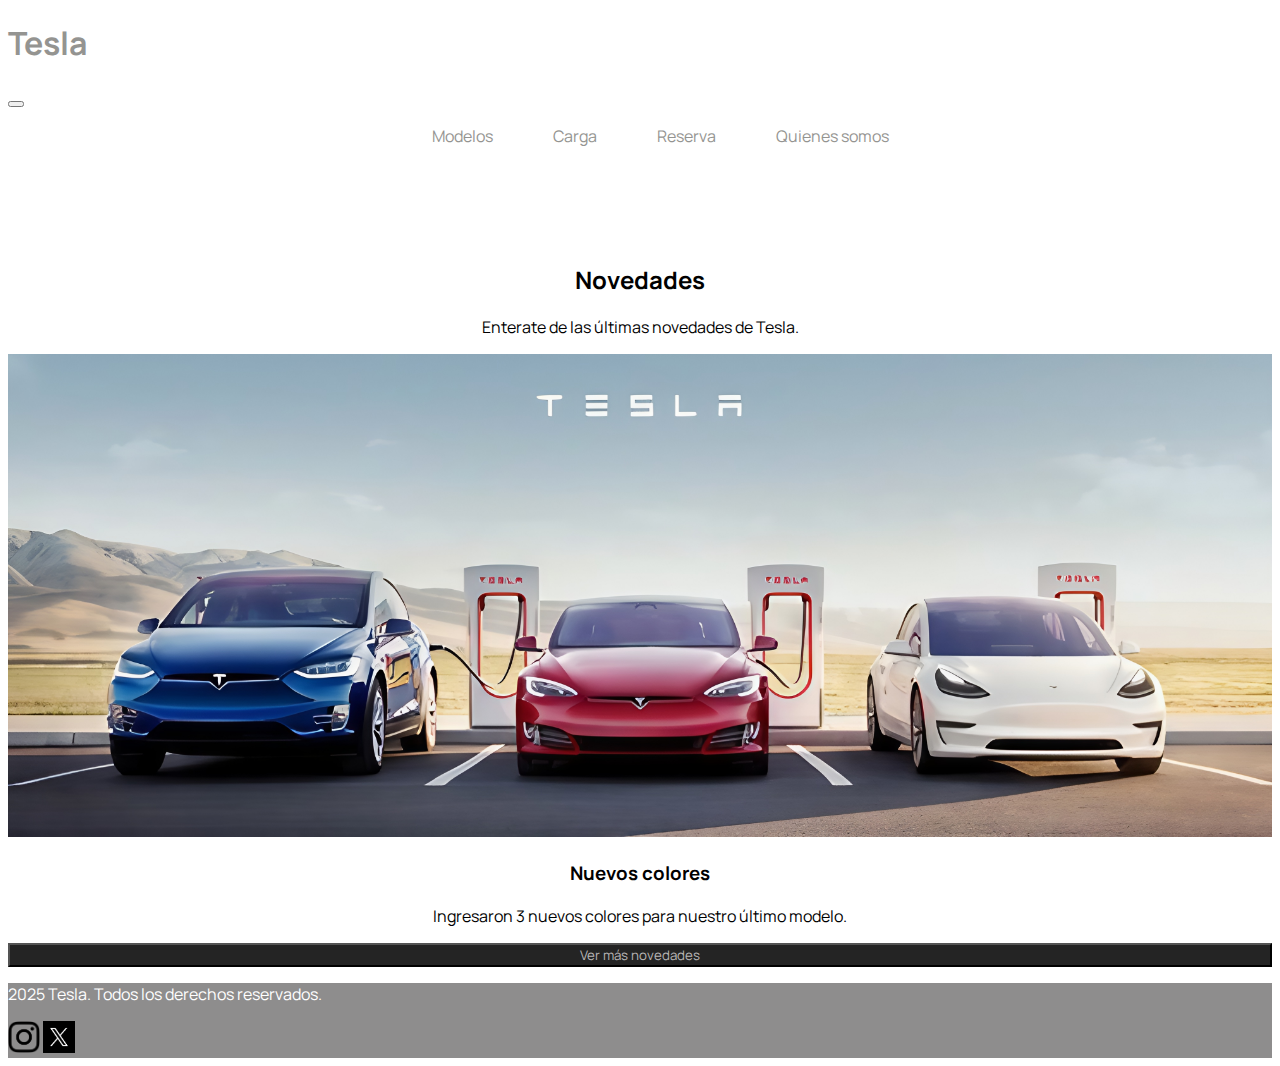
<file: index.html>
<!DOCTYPE html>
<html lang="en">
<head>
    <meta charset="UTF-8">
    <meta name="viewport" content="width=device-width, initial-scale=1.0">
    <link rel="stylesheet" href="./css/estilos.css">
    <title>Tesla</title>
    <link href="https://cdn.jsdelivr.net/npm/bootstrap@5.3.7/dist/css/bootstrap.min.css" rel="stylesheet" integrity="sha384-LN+7fdVzj6u52u30Kp6M/trliBMCMKTyK833zpbD+pXdCLuTusPj697FH4R/5mcr" crossorigin="anonymous">
    <link rel="preconnect" href="https://fonts.googleapis.com">
<link rel="preconnect" href="https://fonts.gstatic.com" crossorigin>
<link href="https://fonts.googleapis.com/css2?family=Manrope:wght@200..800&display=swap" rel="stylesheet">
</head>
<body>
    <header class="index-header">

<nav class="navbar navbar-expand-lg bg-body-tertiary w-100 fixed-top">
  <div class="container-fluid">
    <a class="navbar-brand" href="./index.html"> <h1 class="index-h1 fs-3">Tesla</h1></a>
    <button class="navbar-toggler" type="button" data-bs-toggle="collapse" data-bs-target="#navbarNav" aria-controls="navbarNav" aria-expanded="false" aria-label="Toggle navigation">
      <span class="navbar-toggler-icon"></span>
    </button>
    <div class="collapse navbar-collapse" id="navbarNav">
      <ul class="navbar-nav">
        <li class="nav-item">
          <a class="nav-link fw-semibold" href="./html/modelos.html">Modelos</a>
        </li>
        <li class="nav-item">
          <a class="nav-link fw-semibold" href="./html/carga.html">Carga</a>
        </li>
        <li class="nav-item">
           <a class="nav-link fw-semibold" href="./html/reserva.html">Reserva</a>   
        </li>
        <li class="nav-item">
           <a class="nav-link fw-semibold" href="./html/quienes_somos.html">Quienes somos</a>   
        </li>
          </ul>
    </div>
  </div>
</nav>

    </header>
    <main>
        <h2>Novedades</h2>
        <p>Enterate de las últimas novedades de Tesla.</p>
        <section class="novedades">
<img src="./img/banner.jpeg" alt="Banner con tres autos Tesla">
<h3>Nuevos colores</h3>
<p> Ingresaron 3 nuevos colores para nuestro último modelo. </p>
<button>Ver más novedades</button>
</section>
</main>
<footer>
    <p>2025 Tesla. Todos los derechos reservados.</p>
    <img src="./img/logo-instagram.png" alt="Logo de Instagram">
    <img src="./img/logo-x.jpg" alt="Logo de X/Twitter">
</footer>


<script src="https://cdn.jsdelivr.net/npm/bootstrap@5.3.7/dist/js/bootstrap.bundle.min.js" integrity="sha384-ndDqU0Gzau9qJ1lfW4pNLlhNTkCfHzAVBReH9diLvGRem5+R9g2FzA8ZGN954O5Q" crossorigin="anonymous"></script>
</body>
</html>
</file>
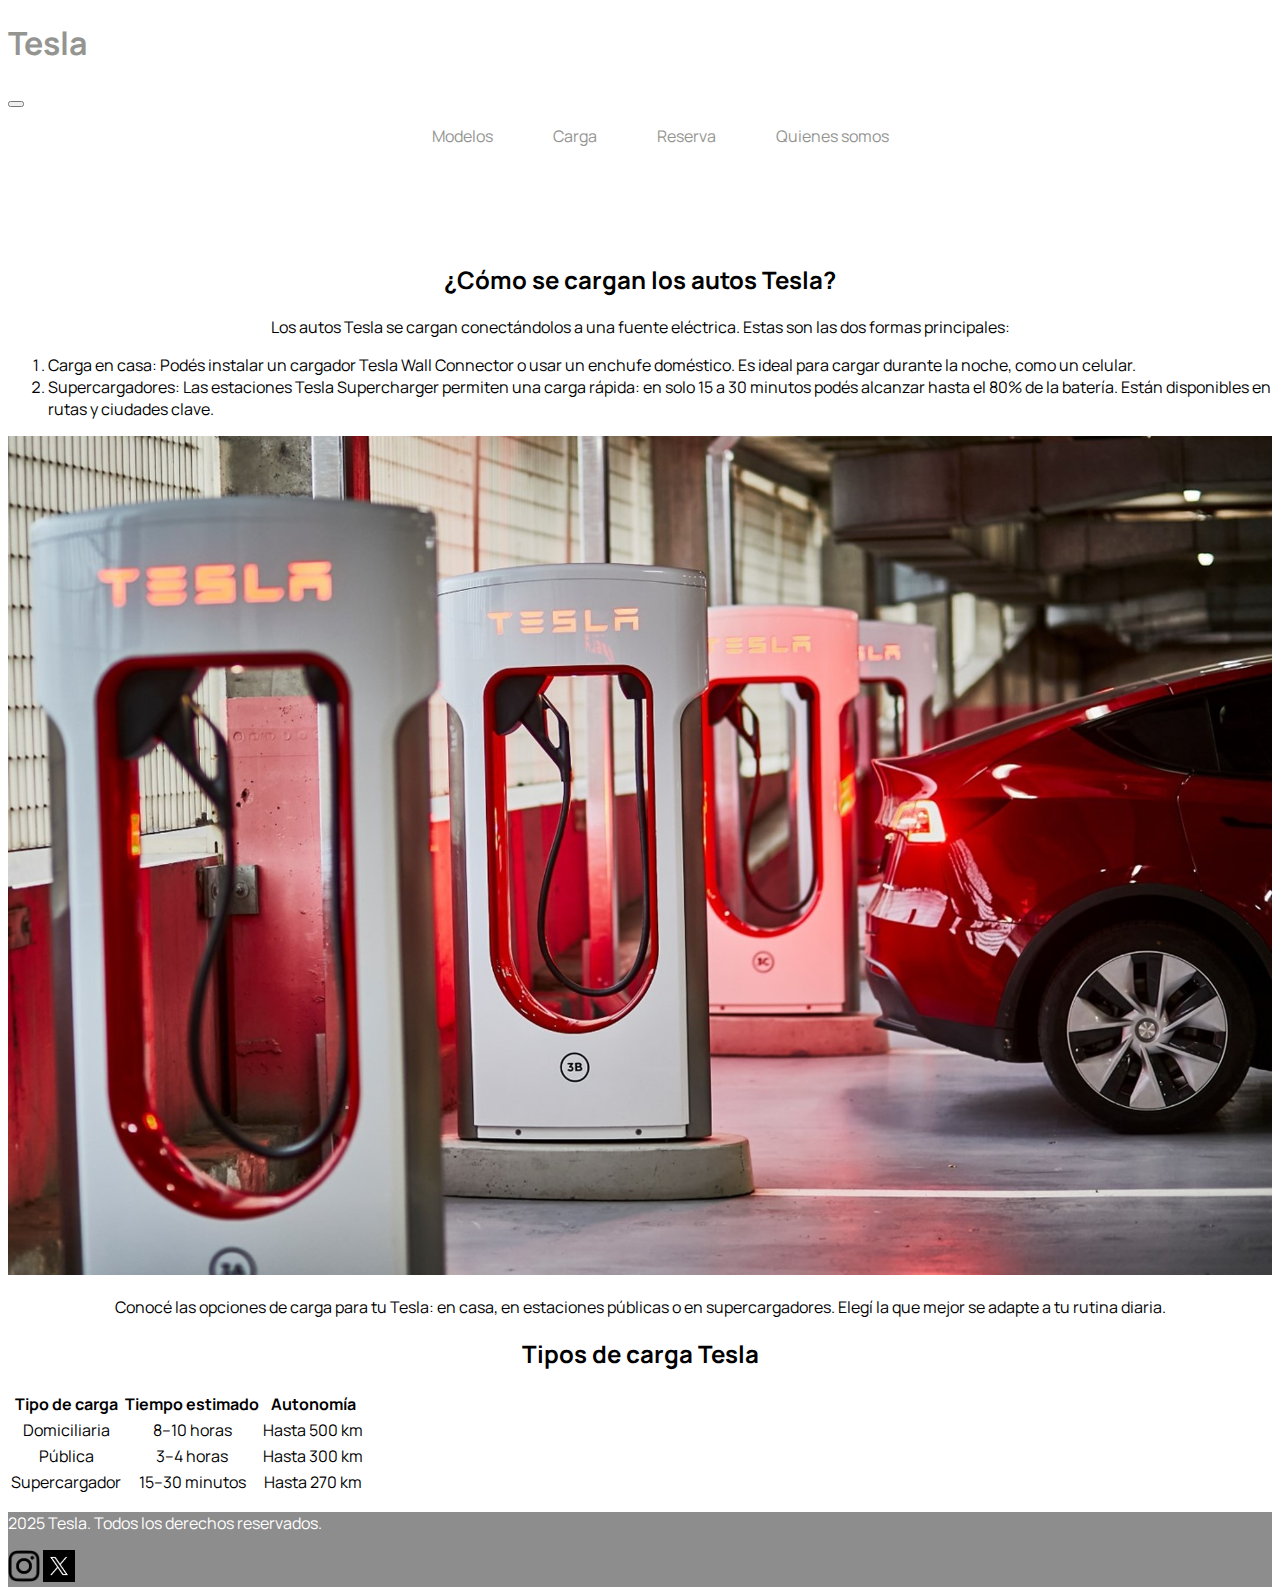
<file: html/carga.html>
<!DOCTYPE html>
<html lang="es">
<head>
    <meta charset="UTF-8">
    <meta name="viewport" content="width=device-width, initial-scale=1.0">
    <link rel="stylesheet" href="../css/estilos.css">
    <title>Carga de autos Tesla | Tipos de cargadores y tiempos</title>
  <meta name="description" content="Guía de carga para Tesla: cargador domiciliario, estaciones públicas y tiempos estimados. Consejos para optimizar tu recarga diaria.">
        <link href="https://cdn.jsdelivr.net/npm/bootstrap@5.3.7/dist/css/bootstrap.min.css" rel="stylesheet" integrity="sha384-LN+7fdVzj6u52u30Kp6M/trliBMCMKTyK833zpbD+pXdCLuTusPj697FH4R/5mcr" crossorigin="anonymous">
    <link rel="preconnect" href="https://fonts.googleapis.com">
<link rel="preconnect" href="https://fonts.gstatic.com" crossorigin>
<link href="https://fonts.googleapis.com/css2?family=Manrope:wght@200..800&display=swap" rel="stylesheet"></head>
<body>
    <header>
<nav aria-label="Navegación principal" class="navbar navbar-expand-lg bg-body-tertiary w-100 fixed-top">
  <div class="container-fluid">
    <a class="navbar-brand" href="../index.html"> <h1 class="index-h1 fs-3">Tesla</h1></a>
    <button class="navbar-toggler" type="button" data-bs-toggle="collapse" data-bs-target="#navbarNav" aria-controls="navbarNav" aria-expanded="false" aria-label="Toggle navigation">
      <span class="navbar-toggler-icon"></span>
    </button>
    <div class="collapse navbar-collapse" id="navbarNav">
      <ul class="navbar-nav">
        <li class="nav-item">
          <a class="nav-link fw-semibold" href="../html/modelos.html">Modelos</a>
        </li>
        <li class="nav-item">
          <a class="nav-link fw-semibold" href="../html/carga.html">Carga</a>
        </li>
        <li class="nav-item">
           <a class="nav-link fw-semibold" href="../html/reserva.html">Reserva</a>   
        </li>
        <li class="nav-item">
           <a class="nav-link fw-semibold" href="../html/quienes_somos.html">Quienes somos</a>   
        </li>
          </ul>
    </div>
  </div>
</nav>
    </header>

    <main>
        <h2>¿Cómo se cargan los autos Tesla?</h2>
  <p>Los autos Tesla se cargan conectándolos a una fuente eléctrica. Estas son las dos formas principales:</p>

  <ol>
    <li class="no-centrar">
      Carga en casa: Podés instalar un cargador Tesla Wall Connector o usar un enchufe doméstico. Es ideal para cargar durante la noche, como un celular.
    </li>
    <li class="no-centrar">
    Supercargadores: Las estaciones Tesla Supercharger permiten una carga rápida: en solo 15 a 30 minutos podés alcanzar hasta el 80% de la batería. Están disponibles en rutas y ciudades clave.
    </li>
  </ol>
  <img class="cargador-img" src="../img/cargador.jpg" alt="Cargador de Tesla">


<!-- Intro corta -->
<p>Conocé las opciones de carga para tu Tesla: en casa, en estaciones públicas o en supercargadores. Elegí la que mejor se adapte a tu rutina diaria.</p>

<h2>Tipos de carga Tesla</h2>

<!-- Contenedor con scroll horizontal en móvil -->
<div class="tabla-carga">
  <table class="tabla-carga__table" aria-label="Comparativa de tipos de carga">
    <tr>
      <th scope="col">Tipo de carga</th>
      <th scope="col">Tiempo estimado</th>
      <th scope="col">Autonomía</th>
    </tr>
    <tr>
      <td>Domiciliaria</td>
      <td>8–10 horas</td>
      <td>Hasta 500 km</td>
    </tr>
    <tr>
      <td>Pública</td>
      <td>3–4 horas</td>
      <td>Hasta 300 km</td>
    </tr>
    <tr>
      <td>Supercargador</td>
      <td>15–30 minutos</td>
      <td>Hasta 270 km</td>
    </tr>
  </table>
</div>
    </main>


<footer>
    <p>2025 Tesla. Todos los derechos reservados.</p>
    <img src="../img/logo-instagram.png" alt="Logo de Instagram">
    <img src="../img/logo-x.jpg" alt="Logo de X/Twitter">
</footer>

<script src="https://cdn.jsdelivr.net/npm/bootstrap@5.3.7/dist/js/bootstrap.bundle.min.js" integrity="sha384-ndDqU0Gzau9qJ1lfW4pNLlhNTkCfHzAVBReH9diLvGRem5+R9g2FzA8ZGN954O5Q" crossorigin="anonymous" defer></script defer>
</body>
</html>
</file>
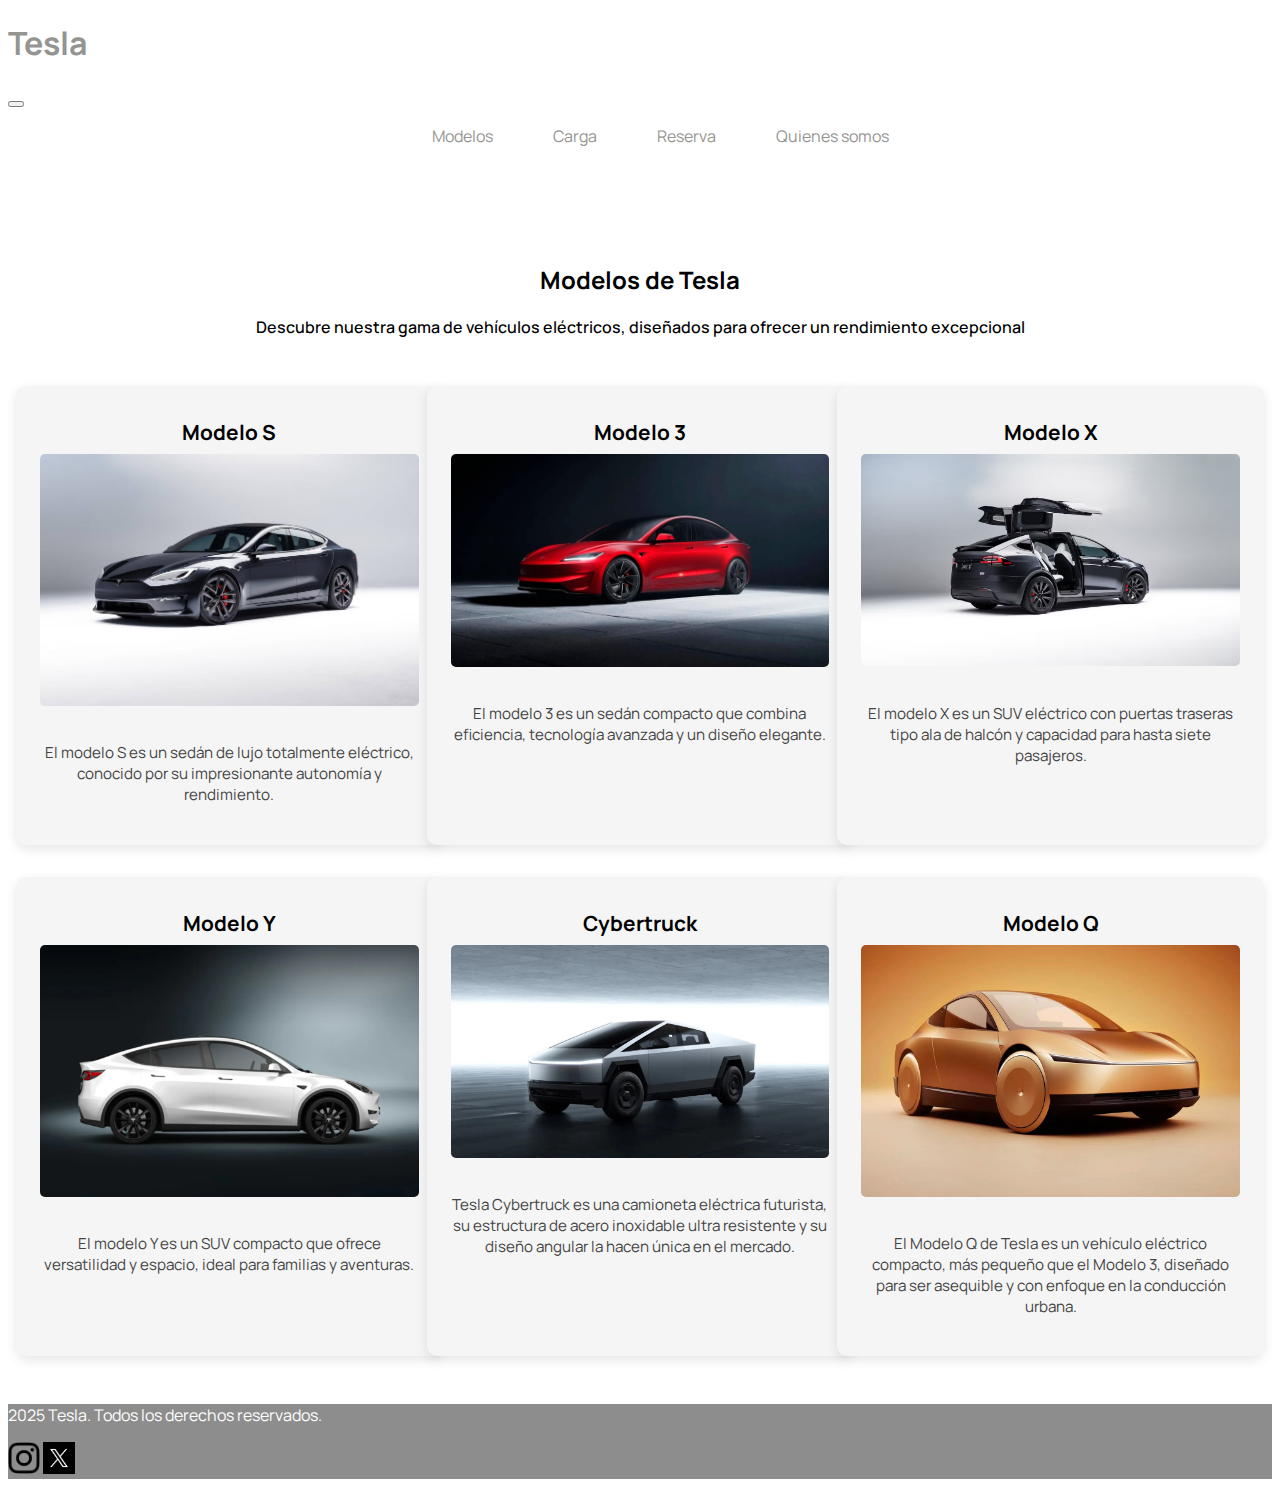
<file: html/modelos.html>
<!DOCTYPE html>
<html lang="es">
<head>
    <meta charset="UTF-8">
    <meta name="viewport" content="width=device-width, initial-scale=1.0">
    <link rel="stylesheet" href="../css/estilos.css">
    <title>Modelos Tesla | S, 3, X, Y y Cybertruck</title>
  <meta name="description" content="Compará los modelos Tesla S, 3, X, Y y Cybertruck: autonomía, performance y equipamiento. Elegí el eléctrico ideal para vos.">
        <link href="https://cdn.jsdelivr.net/npm/bootstrap@5.3.7/dist/css/bootstrap.min.css" rel="stylesheet" integrity="sha384-LN+7fdVzj6u52u30Kp6M/trliBMCMKTyK833zpbD+pXdCLuTusPj697FH4R/5mcr" crossorigin="anonymous">
    <link rel="preconnect" href="https://fonts.googleapis.com">
<link rel="preconnect" href="https://fonts.gstatic.com" crossorigin>
<link href="https://fonts.googleapis.com/css2?family=Manrope:wght@200..800&display=swap" rel="stylesheet"></head>
<body>
    <header>
<nav aria-label="Navegación principal" class="navbar navbar-expand-lg bg-body-tertiary w-100 fixed-top">
  <div class="container-fluid">
    <a class="navbar-brand" href="../index.html"> <h1 class="index-h1 fs-3">Tesla</h1></a>
    <button class="navbar-toggler" type="button" data-bs-toggle="collapse" data-bs-target="#navbarNav" aria-controls="navbarNav" aria-expanded="false" aria-label="Toggle navigation">
      <span class="navbar-toggler-icon"></span>
    </button>
    <div class="collapse navbar-collapse" id="navbarNav">
      <ul class="navbar-nav">
        <li class="nav-item">
          <a class="nav-link fw-semibold" href="../html/modelos.html">Modelos</a>
        </li>
        <li class="nav-item">
          <a class="nav-link fw-semibold" href="../html/carga.html">Carga</a>
        </li>
        <li class="nav-item">
           <a class="nav-link fw-semibold" href="../html/reserva.html">Reserva</a>   
        </li>
        <li class="nav-item">
           <a class="nav-link fw-semibold" href="../html/quienes_somos.html">Quienes somos</a>   
        </li>
          </ul>
    </div>
  </div>
</nav>
    </header>
    <main>
        <h2>Modelos de Tesla</h2>
        <p class="letra-gruesa">Descubre nuestra gama de vehículos eléctricos, diseñados para ofrecer un rendimiento excepcional </p>

 <section class="modelos">
  <article class="modelo-s">
    <h3>Modelo S</h3>
    <img src="../img/tesla_modeloS.jpg" alt="Tesla Modelo S">
    <p>El modelo S es un sedán de lujo totalmente eléctrico, conocido por su impresionante autonomía y rendimiento.</p>
  </article>

  <article class="modelo-3">
    <h3>Modelo 3</h3>
    <img src="../img/tesla_modelo3.jpg" alt="Tesla Modelo 3">
    <p>El modelo 3 es un sedán compacto que combina eficiencia, tecnología avanzada y un diseño elegante.</p>
  </article>

  <article class="modelo-x">
    <h3>Modelo X</h3>
    <img src="../img/tesla_modeloX.jpg" alt="Tesla Modelo X">
    <p>El modelo X es un SUV eléctrico con puertas traseras tipo ala de halcón y capacidad para hasta siete pasajeros.</p>
  </article>

  <article class="modelo-y">
    <h3>Modelo Y</h3>
    <img src="../img/tesla_modeloY.jpg" alt="Tesla Modelo Y">
    <p>El modelo Y es un SUV compacto que ofrece versatilidad y espacio, ideal para familias y aventuras.</p>
  </article>

  <article class="cybertruck">
    <h3>Cybertruck</h3>
    <img src="../img/Cybertruck.jpg" alt="Tesla Cybertruck">
    <p>Tesla Cybertruck es una camioneta eléctrica futurista, su estructura de acero inoxidable ultra resistente y su diseño angular la hacen única en el mercado.</p>
  </article>

   <article class="modelo-q">
    <h3>Modelo Q</h3>
    <img src="../img/TESLA_Q.jpg" alt="Tesla Modelo Q">
    <p>El Modelo Q de Tesla es un vehículo eléctrico compacto, más pequeño que el Modelo 3, diseñado para ser asequible y con enfoque en la conducción urbana.</p>
  </article>

</section>
   </main>


<footer>
    <p>2025 Tesla. Todos los derechos reservados.</p>
    <img src="../img/logo-instagram.png" alt="Logo de Instagram">
    <img src="../img/logo-x.jpg" alt="Logo de X/Twitter">
</footer>

<script src="https://cdn.jsdelivr.net/npm/bootstrap@5.3.7/dist/js/bootstrap.bundle.min.js" integrity="sha384-ndDqU0Gzau9qJ1lfW4pNLlhNTkCfHzAVBReH9diLvGRem5+R9g2FzA8ZGN954O5Q" crossorigin="anonymous" defer></script defer>
        </body>
        </html>
</file>
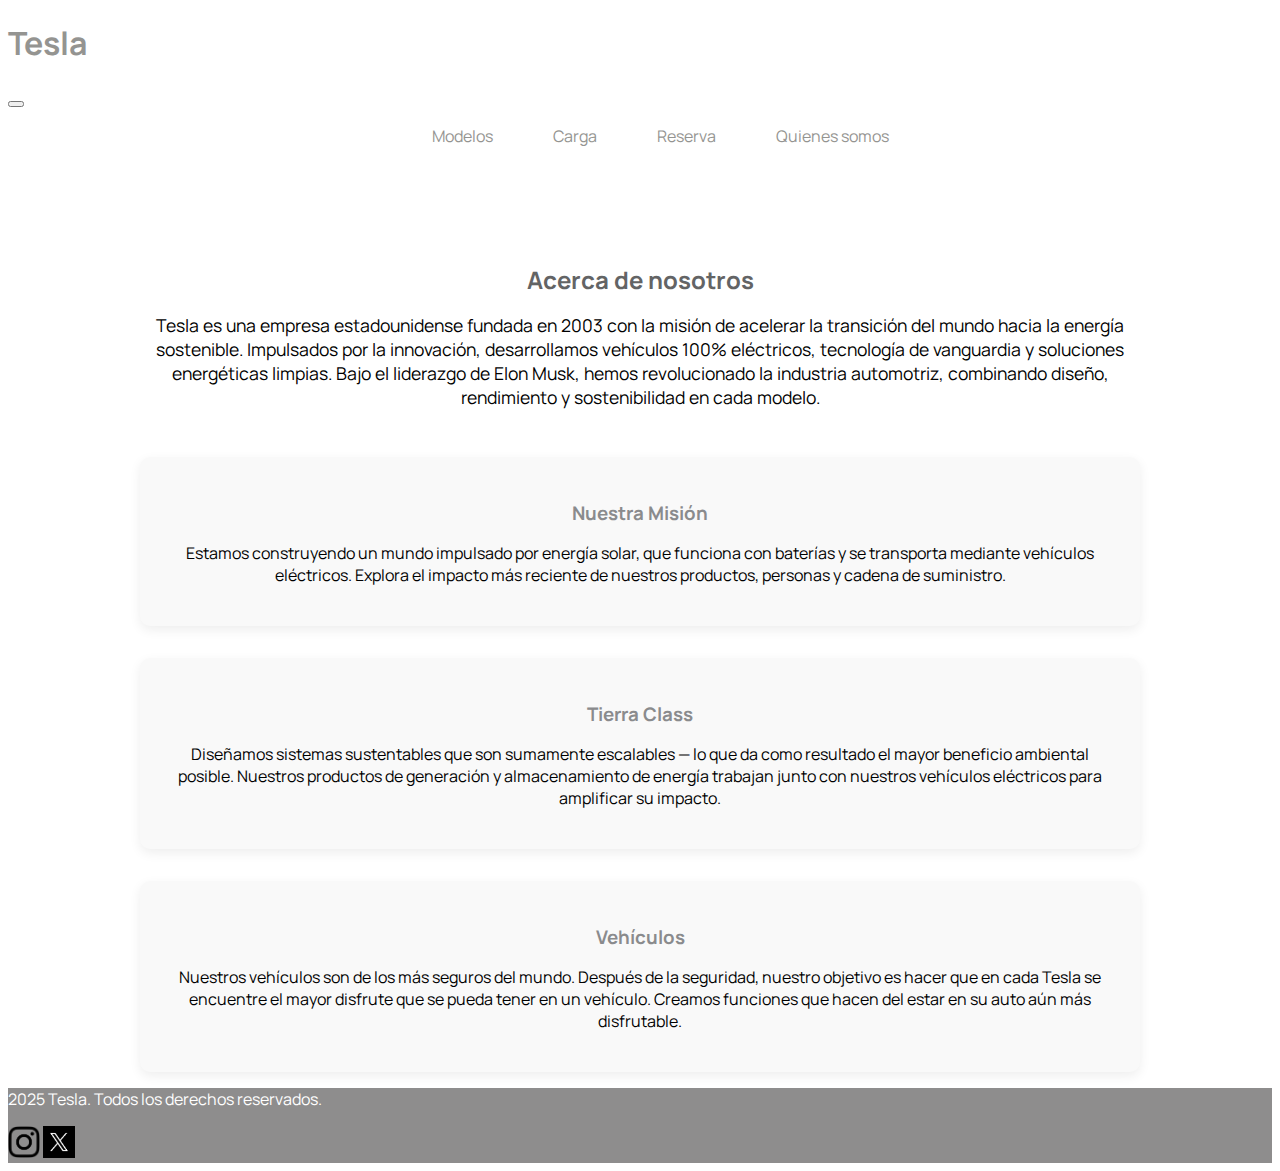
<file: html/quienes_somos.html>
<!DOCTYPE html>
<html lang="es">
<head>
    <meta charset="UTF-8">
    <meta name="viewport" content="width=device-width, initial-scale=1.0">
    <link rel="stylesheet" href="../css/estilos.css">
    <title>Quiénes somos | Proyecto académico Tesla Argentina</title>
  <meta name="description" content="Conocé al equipo detrás del proyecto académico Tesla Argentina: diseño web, usabilidad y buenas prácticas de SEO.">
        <link href="https://cdn.jsdelivr.net/npm/bootstrap@5.3.7/dist/css/bootstrap.min.css" rel="stylesheet" integrity="sha384-LN+7fdVzj6u52u30Kp6M/trliBMCMKTyK833zpbD+pXdCLuTusPj697FH4R/5mcr" crossorigin="anonymous">
    <link rel="preconnect" href="https://fonts.googleapis.com">
<link rel="preconnect" href="https://fonts.gstatic.com" crossorigin>
<link href="https://fonts.googleapis.com/css2?family=Manrope:wght@200..800&display=swap" rel="stylesheet"></head>
<body>
    <header>
<nav aria-label="Navegación principal" class="navbar navbar-expand-lg bg-body-tertiary w-100 fixed-top">
  <div class="container-fluid">
    <a class="navbar-brand" href="../index.html"> <h1 class="index-h1 fs-3">Tesla</h1></a>
    <button class="navbar-toggler" type="button" data-bs-toggle="collapse" data-bs-target="#navbarNav" aria-controls="navbarNav" aria-expanded="false" aria-label="Toggle navigation">
      <span class="navbar-toggler-icon"></span>
    </button>
    <div class="collapse navbar-collapse" id="navbarNav">
      <ul class="navbar-nav">
        <li class="nav-item">
          <a class="nav-link fw-semibold" href="../html/modelos.html">Modelos</a>
        </li>
        <li class="nav-item">
          <a class="nav-link fw-semibold" href="../html/carga.html">Carga</a>
        </li>
        <li class="nav-item">
           <a class="nav-link fw-semibold" href="../html/reserva.html">Reserva</a>   
        </li>
        <li class="nav-item">
           <a class="nav-link fw-semibold" href="../html/quienes_somos.html">Quienes somos</a>   
        </li>
          </ul>
    </div>
  </div>
</nav>
    </header>

 <main class="quienes-somos-main">
  <h2 class="h2-quienes-somos">Acerca de nosotros</h2>
  <p class="p-intro">
    Tesla es una empresa estadounidense fundada en 2003 con la misión de acelerar la transición del mundo hacia la energía sostenible. Impulsados por la innovación, desarrollamos vehículos 100% eléctricos, tecnología de vanguardia y soluciones energéticas limpias. Bajo el liderazgo de Elon Musk, hemos revolucionado la industria automotriz, combinando diseño, rendimiento y sostenibilidad en cada modelo.
  </p>

  <div class="grid-quienes-somos">
    <section class="qs-bloque">
      <h3 class="h3-quienes-somos">Nuestra Misión</h3>
      <p>Estamos construyendo un mundo impulsado por energía solar, que funciona con baterías y se transporta mediante vehículos eléctricos. Explora el impacto más reciente de nuestros productos, personas y cadena de suministro.</p>
    </section>

    <section class="qs-bloque">
      <h3 class="h3-quienes-somos">Tierra Class</h3>
      <p>Diseñamos sistemas sustentables que son sumamente escalables — lo que da como resultado el mayor beneficio ambiental posible. Nuestros productos de generación y almacenamiento de energía trabajan junto con nuestros vehículos eléctricos para amplificar su impacto.</p>
    </section>

    <section class="qs-bloque">
      <h3 class="h3-quienes-somos">Vehículos</h3>
      <p>Nuestros vehículos son de los más seguros del mundo. Después de la seguridad, nuestro objetivo es hacer que en cada Tesla se encuentre el mayor disfrute que se pueda tener en un vehículo. Creamos funciones que hacen del estar en su auto aún más disfrutable.</p>
    </section>
  </div>
</main>


<footer>
    <p>2025 Tesla. Todos los derechos reservados.</p>
    <img src="../img/logo-instagram.png" alt="Logo de Instagram">
    <img src="../img/logo-x.jpg" alt="Logo de X/Twitter">
</footer>

<script src="https://cdn.jsdelivr.net/npm/bootstrap@5.3.7/dist/js/bootstrap.bundle.min.js" integrity="sha384-ndDqU0Gzau9qJ1lfW4pNLlhNTkCfHzAVBReH9diLvGRem5+R9g2FzA8ZGN954O5Q" crossorigin="anonymous" defer></script defer>
</body>
</html>
</file>
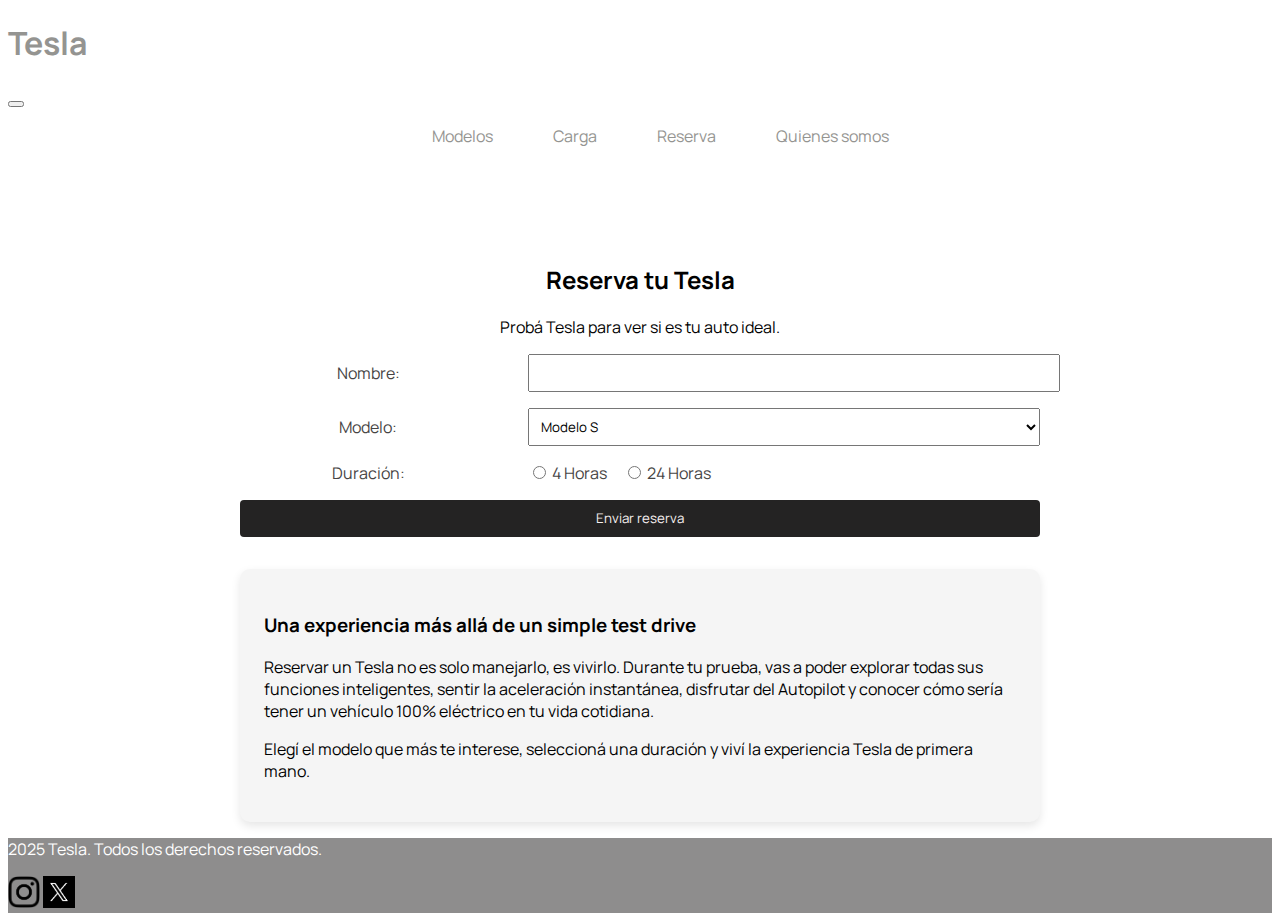
<file: html/reserva.html>
<!DOCTYPE html>
<html lang="es">
<head>
    <meta charset="UTF-8">
    <meta name="viewport" content="width=device-width, initial-scale=1.0">
    <link rel="stylesheet" href="../css/estilos.css">
    <title>Reservá tu Tesla | Formulario de contacto</title>
  <meta name="description" content="Reservá tu Tesla completando el formulario de contacto. Te asesoramos sobre modelos, financiación y tiempos de entrega.">
        <link href="https://cdn.jsdelivr.net/npm/bootstrap@5.3.7/dist/css/bootstrap.min.css" rel="stylesheet" integrity="sha384-LN+7fdVzj6u52u30Kp6M/trliBMCMKTyK833zpbD+pXdCLuTusPj697FH4R/5mcr" crossorigin="anonymous">
    <link rel="preconnect" href="https://fonts.googleapis.com">
<link rel="preconnect" href="https://fonts.gstatic.com" crossorigin>
<link href="https://fonts.googleapis.com/css2?family=Manrope:wght@200..800&display=swap" rel="stylesheet"></head>
<body>
    <header>
<nav aria-label="Navegación principal" class="navbar navbar-expand-lg bg-body-tertiary w-100 fixed-top">
  <div class="container-fluid">
    <a class="navbar-brand" href="../index.html"> <h1 class="index-h1 fs-3">Tesla</h1></a>
    <button class="navbar-toggler" type="button" data-bs-toggle="collapse" data-bs-target="#navbarNav" aria-controls="navbarNav" aria-expanded="false" aria-label="Toggle navigation">
      <span class="navbar-toggler-icon"></span>
    </button>
    <div class="collapse navbar-collapse" id="navbarNav">
      <ul class="navbar-nav">
        <li class="nav-item">
          <a class="nav-link fw-semibold" href="../html/modelos.html">Modelos</a>
        </li>
        <li class="nav-item">
          <a class="nav-link fw-semibold" href="../html/carga.html">Carga</a>
        </li>
        <li class="nav-item">
           <a class="nav-link fw-semibold" href="../html/reserva.html">Reserva</a>   
        </li>
        <li class="nav-item">
           <a class="nav-link fw-semibold" href="../html/quienes_somos.html">Quienes somos</a>   
        </li>
          </ul>
    </div>
  </div>
</nav>
    </header>
<main class="reserva-main">
  <h2>Reserva tu Tesla</h2>
  <p>Probá Tesla para ver si es tu auto ideal.</p>

  <form action="/submit" method="post" class="formulario-grid">
    <label for="nombre">Nombre:</label>
    <input type="text" name="nombre" id="nombre">

    <label for="modelo">Modelo:</label>
    <select name="modelo" id="modelo">
      <option value="Modelo S">Modelo S</option>
      <option value="Modelo 3">Modelo 3</option>
      <option value="Modelo X">Modelo X</option>
      <option value="Modelo Y">Modelo Y</option>
      <option value="Cybertruck">Cybertruck</option>
    </select>

    <label>Duración:</label>
    <div class="duracion">
      <label><input type="radio" name="duracion" value="4"> 4 Horas</label>
      <label><input type="radio" name="duracion" value="24"> 24 Horas</label>
    </div>

    <button type="submit">Enviar reserva</button>
  </form>

  <section class="info-reserva">
    <h3>Una experiencia más allá de un simple test drive</h3>
    <p>
      Reservar un Tesla no es solo manejarlo, es vivirlo. Durante tu prueba, vas a poder explorar todas sus funciones inteligentes, sentir la aceleración instantánea, disfrutar del Autopilot y conocer cómo sería tener un vehículo 100% eléctrico en tu vida cotidiana. 
    </p>
    <p>
      Elegí el modelo que más te interese, seleccioná una duración y viví la experiencia Tesla de primera mano.
    </p>
  </section>
</main>

<footer>
    <p>2025 Tesla. Todos los derechos reservados.</p>
    <img src="../img/logo-instagram.png" alt="Logo de Instagram">
    <img src="../img/logo-x.jpg" alt="Logo de X/Twitter">
</footer>

<script src="https://cdn.jsdelivr.net/npm/bootstrap@5.3.7/dist/js/bootstrap.bundle.min.js" integrity="sha384-ndDqU0Gzau9qJ1lfW4pNLlhNTkCfHzAVBReH9diLvGRem5+R9g2FzA8ZGN954O5Q" crossorigin="anonymous" defer></script defer>
    </body>
</html>
</file>
<file: css/estilos.css>
/*estilos generales*/
*{
  font-family: "Manrope", sans-serif;
}

header a {
    text-decoration: none;
    color: rgb(148, 148, 145);

}

nav ul {
  list-style: none; 
  display: flex;     
  justify-content: center; 
  gap: 60px;         
}

@media (min-width: 992px) {
    .navbar-expand-lg .navbar-collapse {
        display: flex !important
;
        flex-basis: auto;
        justify-content: space-around;
    }
}

main{text-align: center;
 padding-top: 80px;}

/*estilos del header*/
/*.index-header {
    background-image: url(../img/banner2.jpeg);
    background-size: cover;
    background-position: center;
    background-attachment: fixed;
    height: 95vh;
}
*/ 

/*estilos index-main*/
.novedades img{
 width: 100%;
    height: auto;
}

.novedades button{
    width: 100%;
    background-color: rgb(36, 36, 36);
    color: rgb(184, 181, 181);
}

/*estilos modelos-main*/
.letra-gruesa{
    font-weight: 550;
}

/*estilos modelos*/
.modelos {
  display: grid;
  grid-template-columns: repeat(3, 1fr); /* 3 columnas */
  gap: 2rem;
  padding: 2rem;
  justify-items: center;
}

.modelos article {
  background-color: #f5f5f5;
  padding: 1.5rem;
  border-radius: 10px;
  box-shadow: 0 4px 12px rgba(0, 0, 0, 0.1);
  text-align: center;
  transition: transform 0.2s ease;
  width: 100%;
  max-width: 400px;
}

.modelos article:hover {
  transform: translateY(-5px);
}

.modelos img {
  width: 100%;
  border-radius: 5px;
  margin-bottom: 1rem;
}

.modelos h3 {
  font-size: 1.3rem;
  margin: 0.5rem 0;
}

.modelos p {
  font-size: 0.95rem;
  color: #444;
}


/*estilos quienes somos*/
.h2-quienes-somos {
    color: rgb(99, 100, 101)
    ;
}

.h3-quienes-somos {
    color: rgb(138, 139, 141)
    ;
}

.quienes-somos-main {
  max-width: 1000px;
  margin: auto;
  font-family: 'Manrope', sans-serif;
}

.h2-quienes-somos {
  color: rgb(99, 100, 101);
  text-align: center;
  margin-bottom: 1rem;
}

.p-intro {
  text-align: center;
  font-size: 1.1rem;
  margin-bottom: 3rem;
}

.grid-quienes-somos {
  display: grid;
  grid-template-columns: 1fr;
  gap: 2rem;
}

.qs-bloque {
  background-color: #f9f9f9;
  padding: 1.5rem;
  border-radius: 10px;
  box-shadow: 0 4px 12px rgba(0,0,0,0.07);
}

.h3-quienes-somos {
  color: rgb(138, 139, 141);
  margin-bottom: 0.8rem;
}



/*estilos formulario*/
form{
color: rgb(70, 68, 68);
}

form button{
    background-color: rgb(135, 132, 132);
    color: rgb(37, 36, 36);
}


.reserva-main {
  max-width: 800px;
  margin: auto;
  text-align: center;
}

.formulario-grid {
  display: grid;
  grid-template-columns: 1fr 2fr;
  gap: 1rem 2rem;
  align-items: center;
  margin-bottom: 2rem;
}

.formulario-grid input[type="text"],
.formulario-grid select {
  width: 100%;
  padding: 0.5rem;
}

.duracion {
  display: flex;
  gap: 1rem;
}

.formulario-grid button {
  grid-column: 1 / -1;
  padding: 0.6rem 1.2rem;
  background-color: rgb(36, 35, 35);
  color: rgb(246, 240, 240);
  border: none;
  border-radius: 4px;
  cursor: pointer;
}

.info-reserva {
  background-color: #f5f5f5;
  padding: 1.5rem;
  border-radius: 10px;
  box-shadow: 0 4px 10px rgba(0,0,0,0.1);
  text-align: left;
}


/*estilos carga*/
.no-centrar {
    text-align: left;
}

.cargador-img {
 width: 100%;
height: auto;
}

/*estilos del footer*/
footer{
    background-color: rgb(142, 141, 141);
    color: rgb(255, 255, 255);
}

footer img {
    width: 2rem;
    height: 2rem;
    object-fit: cover;
}


/*responsive*/
@media only screen and (max-width: 767px) {
  nav ul {
    flex-direction: column;
    gap: 1rem;
  }

  .modelos {
    grid-template-columns: 1fr;
    padding: 1rem;
  }

  .formulario-grid {
    grid-template-columns: 1fr;
    gap: 1rem;
  }

  .duracion {
    flex-direction: column;
    gap: 0.5rem;
  }

  .info-reserva {
    text-align: center;
  }

  .grid-quienes-somos {
    grid-template-columns: 1fr;
  }

  .novedades img,
  .cargador-img {
    width: 100%;
  }

  .novedades button {
    width: 100%;
  }

  footer img {
    width: 1.5rem;
    height: 1.5rem;
  }
}
</file>
